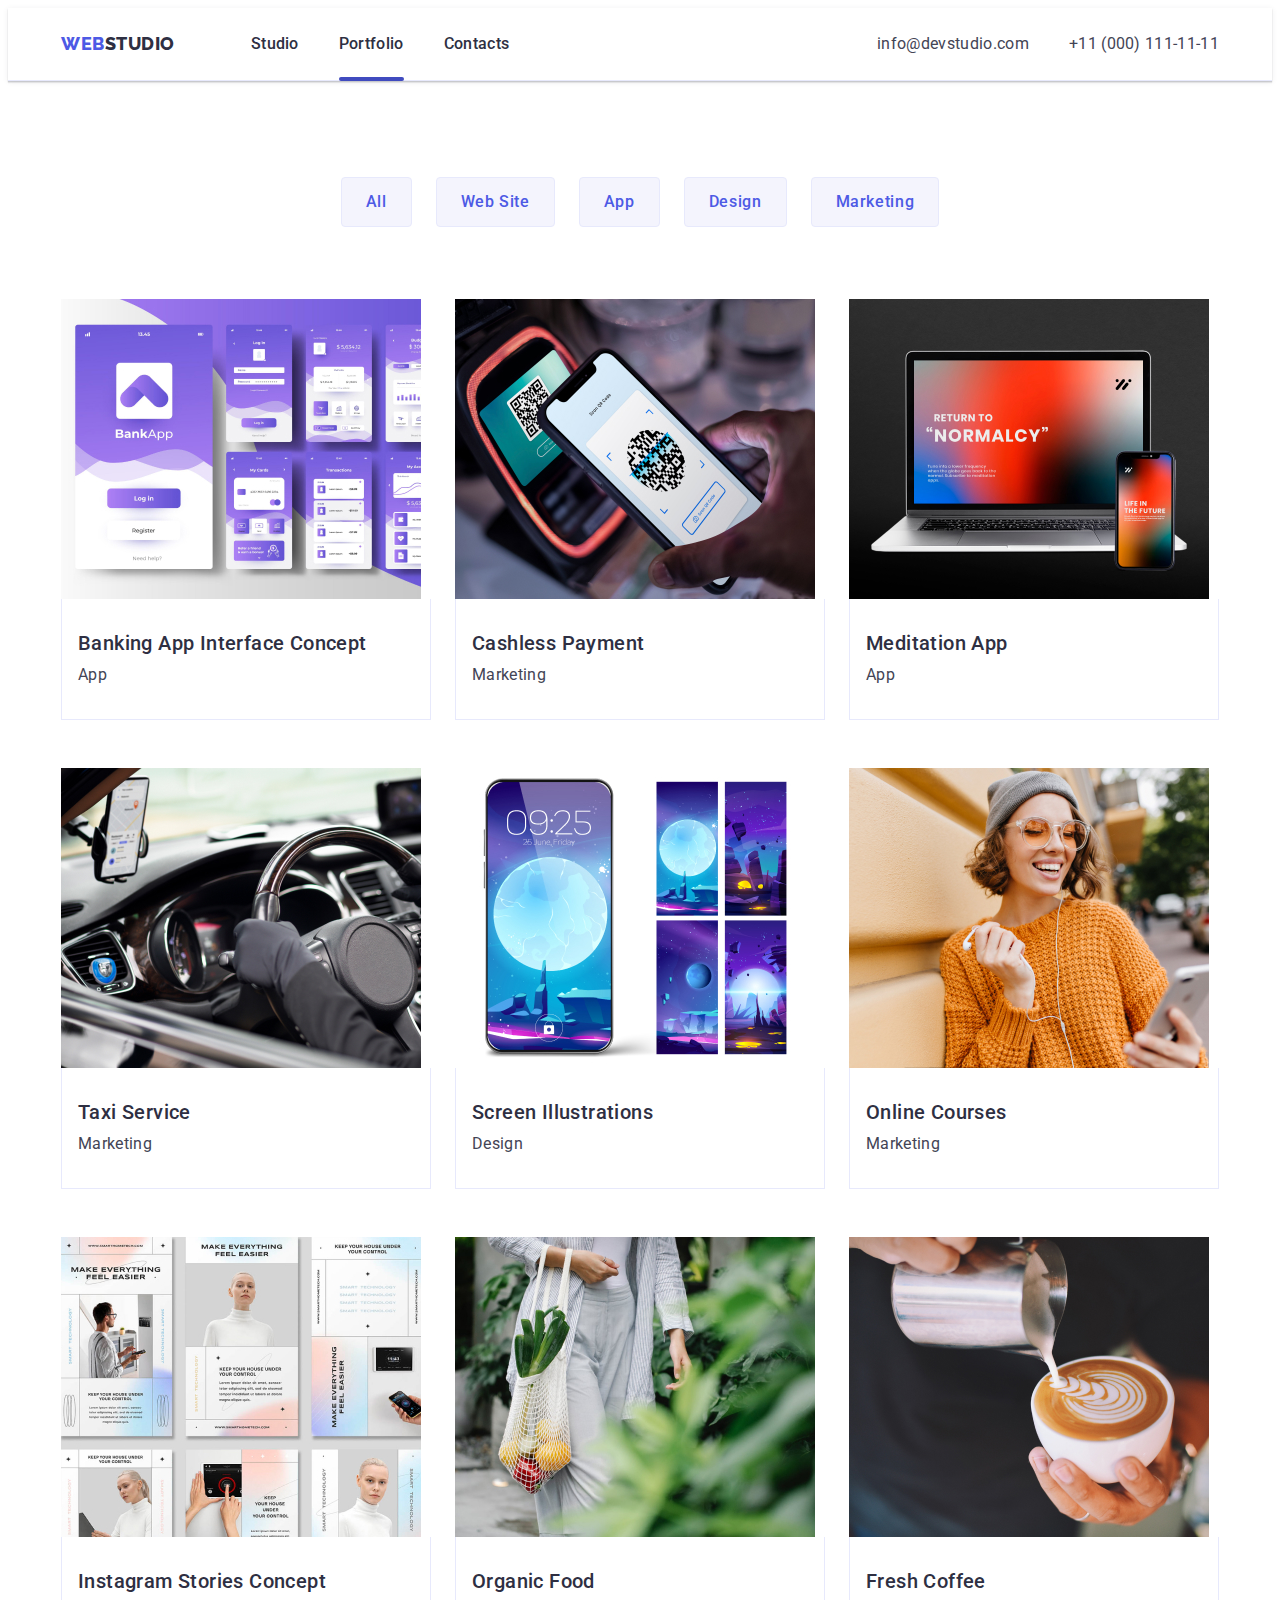
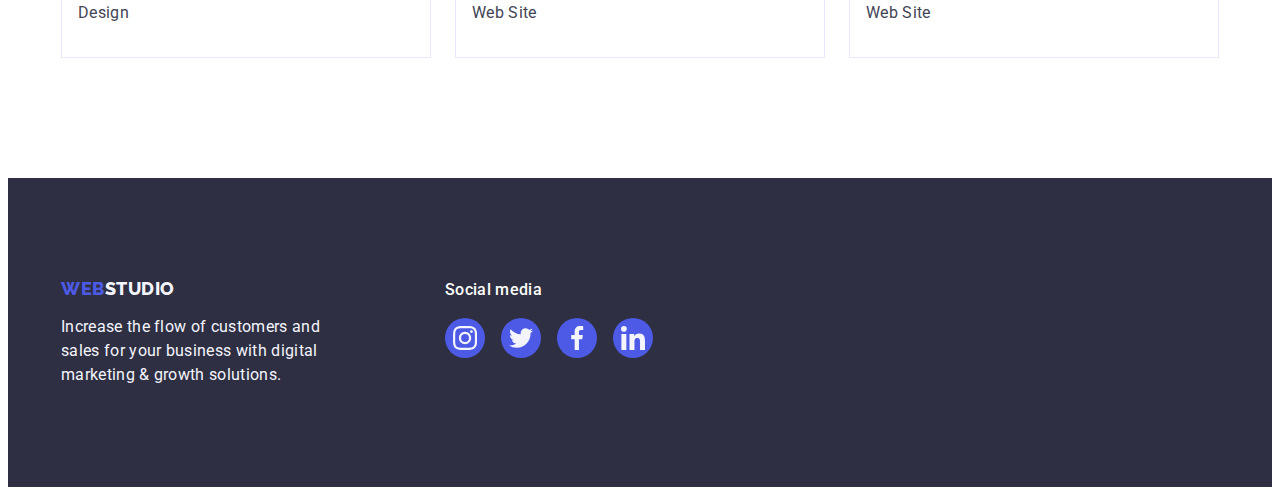
<file: portfolio.html>
<!DOCTYPE html>
<html lang="en">
  <head>
    <meta charset="UTF-8" />
    <meta http-equiv="X-UA-Compatible" content="IE=edge" />
    <meta name="viewport" content="width=device-width, initial-scale=1.0" />

    <link rel="preconnect" href="https://fonts.googleapis.com" />
    <link rel="preconnect" href="https://fonts.gstatic.com" crossorigin />
    <link
      href="https://fonts.googleapis.com/css2?family=Raleway:wght@800&family=Roboto:wght@400;500;700&display=swap"
      rel="stylesheet"
    />

    <link
      rel="stylesheet"
      href="https://cdnjs.cloudflare.com/ajax/libs/modern-normalize/1.1.0/modern-normalize.min.css"
      integrity="sha512-wpPYUAdjBVSE4KJnH1VR1HeZfpl1ub8YT/NKx4PuQ5NmX2tKuGu6U/JRp5y+Y8XG2tV+wKQpNHVUX03MfMFn9Q=="
      crossorigin="anonymous"
      referrerpolicy="no-referrer"
    />

    <title>Document</title>
    <link rel="stylesheet" href="./css/styles.css" />
  </head>

  <body>
    <!-- Heder -->

    <header class="header">
      <div class="nav-container container">
        <nav class="hader-nav nav-container">
          <a class="link-logo logo link" href="./index.html"
            >Web<span class="logo-text logo">Studio</span></a
          >
          <ul class="heder-list list">
            <li class="heder-item">
              <a class="heder-link link" href="./index.html">Studio</a>
            </li>
            <li class="heder-item">
              <a class="heder-link current link" href="./portfolio.html"
                >Portfolio</a
              >
            </li>
            <li class="heder-item">
              <a class="heder-link link" href="">Contacts</a>
            </li>
          </ul>
        </nav>
        <address class="address nav-container">
          <ul class="address-list list">
            <li class="address-item">
              <a class="address-contact link" href="mailto:info@devstudio.com"
                >info@devstudio.com</a
              >
            </li>
            <li class="address-item">
              <a class="address-contact link" href="tel:+110001111111"
                >+11 (000) 111-11-11</a
              >
            </li>
          </ul>
        </address>
      </div>
    </header>
    <main>
      <!-- Section 1 -->
      <section class="section-portfolio">
        <div class="container">
          <h2 hidden>Menu</h2>
          <ul class="portfolio-list list">
            <li class="portfolio-item">
              <button type="button" class="btn-port">All</button>
            </li>

            <li class="portfolio-item">
              <button type="button" class="btn-port">Web Site</button>
            </li>
            <li class="portfolio-item">
              <button type="button" class="btn-port">App</button>
            </li>
            <li class="portfolio-item">
              <button type="button" class="btn-port">Design</button>
            </li>
            <li class="portfolio-item">
              <button type="button" class="btn-port">Marketing</button>
            </li>
          </ul>

          <!-- Link cards -->
          <ul class="menu-list list">
            <li class="menu-item">
              <a class="project-card-link link" href="">
                <div class="team-box">
                  <img
                    src="./images/Project/img1.jpg"
                    alt="image"
                    width="360"
                    height="300"
                  />
                  <p class="team-label">
                    14 Stylish and User-Friendly App Design Concepts · Task
                    Manager App · Calorie Tracker App · Exotic Fruit Ecommerce
                    App · Cloud Storage App
                  </p>
                </div>
                <div class="menu-name">
                  <h2 class="menu-title">Banking App Interface Concept</h2>
                  <p class="menu-text">App</p>
                </div>
              </a>
            </li>
            <li class="menu-item">
              <a class="project-card-link link" href="">
                <div class="team-box">
                  <img
                    src="./images/Project/img2.jpg"
                    alt="image"
                    width="360"
                    height="300"
                  />
                  <p class="team-label">
                    14 Stylish and User-Friendly App Design Concepts · Task
                    Manager App · Calorie Tracker App · Exotic Fruit Ecommerce
                    App · Cloud Storage App
                  </p>
                </div>
                <div class="menu-name">
                  <h2 class="menu-title">Cashless Payment</h2>
                  <p class="menu-text">Marketing</p>
                </div>
              </a>
            </li>
            <li class="menu-item">
              <a class="project-card-link link" href="">
                <div class="team-box">
                  <img
                    src="./images/Project/img3.jpg"
                    alt="image"
                    width="360"
                    height="300"
                  />
                  <p class="team-label">
                    14 Stylish and User-Friendly App Design Concepts · Task
                    Manager App · Calorie Tracker App · Exotic Fruit Ecommerce
                    App · Cloud Storage App
                  </p>
                </div>
                <div class="menu-name">
                  <h2 class="menu-title">Meditation App</h2>
                  <p class="menu-text">App</p>
                </div>
              </a>
            </li>
            <li class="menu-item">
              <a class="project-card-link link" href="">
                <div class="team-box">
                  <img
                    src="./images/Project/img4.jpg"
                    alt="image"
                    width="360"
                    height="300"
                  />
                  <p class="team-label">
                    14 Stylish and User-Friendly App Design Concepts · Task
                    Manager App · Calorie Tracker App · Exotic Fruit Ecommerce
                    App · Cloud Storage App
                  </p>
                </div>
                <div class="menu-name">
                  <h2 class="menu-title">Taxi Service</h2>
                  <p class="menu-text">Marketing</p>
                </div>
              </a>
            </li>
            <li class="menu-item">
              <a class="project-card-link link" href="">
                <div class="team-box">
                  <img
                    src="./images/Project/img5.jpg"
                    alt="image"
                    width="360"
                    height="300"
                  />
                  <p class="team-label">
                    14 Stylish and User-Friendly App Design Concepts · Task
                    Manager App · Calorie Tracker App · Exotic Fruit Ecommerce
                    App · Cloud Storage App
                  </p>
                </div>
                <div class="menu-name">
                  <h2 class="menu-title">Screen Illustrations</h2>
                  <p class="menu-text">Design</p>
                </div>
              </a>
            </li>
            <li class="menu-item">
              <a class="project-card-link link" href="">
                <div class="team-box">
                  <div class="team-box">
                    <img
                      src="./images/Project/img6.jpg"
                      alt="image"
                      width="360"
                      height="300"
                    />
                    <p class="team-label">
                      14 Stylish and User-Friendly App Design Concepts · Task
                      Manager App · Calorie Tracker App · Exotic Fruit Ecommerce
                      App · Cloud Storage App
                    </p>
                  </div>
                </div>
                <div class="menu-name">
                  <h2 class="menu-title">Online Courses</h2>
                  <p class="menu-text">Marketing</p>
                </div>
              </a>
            </li>
            <li class="menu-item">
              <a class="project-card-link link" href="">
                <div class="team-box">
                  <img
                    src="./images/Project/img7.jpg"
                    alt="image"
                    width="360"
                    height="300"
                  />
                  <p class="team-label">
                    14 Stylish and User-Friendly App Design Concepts · Task
                    Manager App · Calorie Tracker App · Exotic Fruit Ecommerce
                    App · Cloud Storage App
                  </p>
                </div>
                <div class="menu-name">
                  <h2 class="menu-title">Instagram Stories Concept</h2>
                  <p class="menu-text">Design</p>
                </div>
              </a>
            </li>
            <li class="menu-item">
              <a class="project-card-link link" href="">
                <div class="team-box">
                  <img
                    src="./images/Project/img8.jpg"
                    alt="image"
                    width="360"
                    height="300"
                  />
                  <p class="team-label">
                    14 Stylish and User-Friendly App Design Concepts · Task
                    Manager App · Calorie Tracker App · Exotic Fruit Ecommerce
                    App · Cloud Storage App
                  </p>
                </div>
                <div class="menu-name">
                  <h2 class="menu-title">Organic Food</h2>
                  <p class="menu-text">Web Site</p>
                </div>
              </a>
            </li>
            <li class="menu-item">
              <a class="project-card-link link" href="">
                <div class="team-box">
                  <img
                    src="./images/Project/img9.jpg"
                    alt="image"
                    width="360"
                    height="300"
                  />
                  <p class="team-label">
                    14 Stylish and User-Friendly App Design Concepts · Task
                    Manager App · Calorie Tracker App · Exotic Fruit Ecommerce
                    App · Cloud Storage App
                  </p>
                </div>
                <div class="menu-name">
                  <h2 class="menu-title">Fresh Coffee</h2>
                  <p class="menu-text">Web Site</p>
                </div>
              </a>
            </li>
          </ul>
        </div>
      </section>
    </main>

    <!-- Footer -->
    <footer class="footer-logo">
      <div class="footcont container">
        <div class="footer-container">
          <a class="link-logo flogo link" href="./index.html"
            >Web<span class="logo-footer">Studio</span></a
          >
          <p class="footer-text">
            Increase the flow of customers and sales for your business with
            digital marketing & growth solutions.
          </p>
        </div>

        <div class="social-container">
          <p class="social-text">Social media</p>
          <ul class="icon-list-footer list">
            <li class="icon-media-footer">
              <a
                class="social-link-footer link"
                href="https://instagram.com"
                target="_blank"
                rel="noopener noreferrer"
                aria-label="Instagram icon"
              >
                <svg class="icon-social" width="24" height="24">
                  <use href="./images/icon.svg#icon-instagram"></use>
                </svg>
              </a>
            </li>
            <li class="icon-media-footer">
              <a
                class="social-link-footer link"
                href="https://Twitter.com"
                target="_blank"
                rel="noopener noreferrer"
                aria-label="Twitter icon"
              >
                <svg class="icon-social" width="24" height="24">
                  <use href="./images/icon.svg#icon-twitter"></use>
                </svg>
              </a>
            </li>
            <li class="icon-media-footer">
              <a
                class="social-link-footer link"
                href="https://Facebook.com"
                target="_blank"
                rel="noopener noreferrer"
                aria-label="Facebook icon"
              >
                <svg class="icon-social" width="24" height="24">
                  <use href="./images/icon.svg#icon-facebook"></use>
                </svg>
              </a>
            </li>
            <li class="icon-media-footer">
              <a
                class="social-link-footer link"
                href="https://Linkedin.com"
                target="_blank"
                rel="noopener noreferrer"
                aria-label="Linkedin icon"
              >
                <svg class="icon-social" width="24" height="24">
                  <use href="./images/icon.svg#icon-linkedin"></use>
                </svg>
              </a>
            </li>
          </ul>
        </div>
      </div>
    </footer>
  </body>
</html>
</file>
<file: css/styles.css>
:root {
  --color-iris: #4d5ae5;
  --color-ocean: #404bbf;
  --color-navy-blue: #2e2f42;
  --color-green: #31d0aa;
  --color-slate: #434455;
  --color-light-slate: #8e8f99;
  --color-cornflower: #e7e9fc;
  --color-cloud: #f4f4fd;
  --color-navy-blue-modal: #2e2f42;
  --color-grey: #2e2f42;
  --color-icon: #8e8f99;

  /* Header background, team card background */
  --color-white: #ffffff;
  --color-dairy: #fcfcfc;

  /* Font  */

  --primary-font: 'Roboto', sans-serif;
  --secondary-font: 'Raleway', sans-serif;

  /* Modal */
  --modal-ind: 10;
}

.link {
  text-decoration: none;
}

.list {
  padding: 0;
  margin: 0;
  list-style: none;
}

body {
  font-family: var(--primary-font);
  font-weight: 400;
  font-size: 16px;
  line-height: 1.5;
  letter-spacing: 0.02em;
  background-color: var(--color-white);
  color: var(--color-slate);
}

img {
  display: block;
}
p {
  margin: 0;
}

h1,
h2,
h3,
h4 {
  margin: 0;
}

.container {
  width: 1158px;
  margin-right: auto;
  margin-left: auto;
  padding-left: 15px;
  padding-right: 15px;
}

.nav-container {
  display: flex;
  align-items: center;
}

/**
  |============================
  | header
  |============================
*/
.header {
  background: var(--color-white);
  border-bottom: 1px solid var(--color-cornflower);
  box-shadow: 0px 2px 1px rgba(46, 47, 66, 0.08),
    0px 1px 1px rgba(46, 47, 66, 0.16), 0px 1px 6px rgba(46, 47, 66, 0.08);
}

.hader-nav {
  display: flex;
  align-items: center;
  margin-right: auto;
}

/**
  |============================
  | logo
  |============================
*/

.link-logo {
  display: flex;
  align-items: center;
  text-transform: uppercase;
  margin-right: 76px;

  font-family: var(--secondary-font);
  font-weight: 800;
  font-size: 18px;
  line-height: 1.17;
  letter-spacing: 0.03em;
  color: var(--color-iris);
}

.logo-text {
  display: flex;
  align-items: center;
  letter-spacing: 0.03em;
  text-transform: uppercase;

  font-family: var(--secondary-font);
  font-weight: 800;
  font-size: 18px;
  line-height: 1.17;
  color: var(--color-navy-blue);
}

.heder-list {
  display: flex;
  gap: 40px;
}

.heder-list .heder-item:last-child {
  margin-right: 0;
}

.heder-item {
  font-weight: 500;
  font-size: 16px;
  line-height: 1.5;
  letter-spacing: 0.02em;
  color: var(--color-navy-blue);
}

.heder-link {
  position: relative;

  display: block;
  padding: 24px 0;

  font-style: normal;
  font-weight: 500;
  font-size: 16px;
  line-height: 1.5;
  letter-spacing: 0.02em;
  color: var(--color-navy-blue);
}

.heder-link:hover,
.heder-link:focus {
  color: var(--color-ocean);
}

.heder-link::after {
  content: '';
  position: absolute;
  bottom: -1px;
  left: 0;

  display: block;
  width: 100%;
  height: 4px;
  border-radius: 4px;
}

.heder-link.current::after {
  background-color: var(--color-ocean);
}

/**
  |============================
  | address
  |============================
*/

.address {
  font-style: normal;
}

.address-list {
  display: flex;
  gap: 40px;
}

.address-item {
}

.address-contact {
  font-style: normal;

  color: var(--color-slate);
}

.address-contact:hover,
.address-contact:focus {
  color: var(--color-ocean);
}

.address-contact {
  color: var(--color-slate);
}

/**
  |============================
  | Hero
  |============================
*/

.hero {
  padding: 188px 0;
  margin-right: auto;
  margin-left: auto;
  background-image: linear-gradient(
      rgba(46, 47, 66, 0.7),
      rgba(46, 47, 66, 0.7)
    ),
    url(../images/Hero/bg-img.jpg);
  background-repeat: no-repeat;
  background-position: center;
  background-size: cover;
  max-width: 1440px;
  filter: drop-shadow(0px 4px 4px rgba(0, 0, 0, 0.25));
}

.hero-name {
  max-width: 496px;
  margin: 0 auto 48px;

  font-weight: 700;
  font-size: 56px;
  line-height: 1.07;
  text-align: center;
  letter-spacing: 0.02em;
  color: var(--color-white);
}

.order-button {
  display: block;
  min-width: 169px;
  height: 56px;
  border: none;
  box-shadow: 0px 4px 4px rgba(0, 0, 0, 0.15);
  border-radius: 4px;
  margin: 0 auto;
  cursor: pointer;

  font-family: var(--primary-font);
  font-weight: 500;
  font-size: 16px;
  line-height: 1.5;

  letter-spacing: 0.04em;
  color: var(--color-white);
  background: var(--color-iris);
}

.order-button:hover,
.order-button:focus {
  background: var(--color-ocean);
  box-shadow: 0px 4px 4px rgba(0, 0, 0, 0.15);
}

/**
  |============================
  | Section feature 2
  |============================
*/
.section-feature {
  padding-top: 120px;
  padding-bottom: 120px;
}

.section-feature-list {
  display: flex;
  gap: 24px;
}

.icon-feature {
  display: flex;
  align-items: center;
  justify-content: center;
  width: 264px;
  height: 112px;

  background: var(--color-cloud);
  border-radius: 4px;
  margin-bottom: 8px;
}
.icon-card {
  width: 64px;
  height: 64px;

  background-size: contain;
  background-repeat: no-repeat;
}

.feature-item {
  width: calc((100% - 72px) / 4);
}

.feature-title {
  margin-bottom: 8px;
  font-weight: 500;
  font-size: 20px;
  line-height: 1.2;
  letter-spacing: 0.02em;
  color: var(--color-navy-blue);
}

.feature-text {
  font-weight: 400;
  font-size: 16px;
  line-height: 1.5;
  letter-spacing: 0.02em;
}

/**
  |============================
  | Section Work 3
  |============================
*/

.section-work {
  padding-bottom: 120px;
}

.work-title {
  margin-bottom: 72px;

  font-weight: 700;
  font-size: 36px;
  line-height: 1.11;
  text-align: center;
  letter-spacing: 0.02em;
  text-transform: capitalize;
  color: var(--color-navy-blue);
}

.work-list {
  display: flex;
  gap: 24px;
}

.work-item {
  width: calc((100% - 48px) / 3);
}

/**
  |============================
  | Section team 4
  |============================
*/

.section-team {
  padding-top: 120px;
  padding-bottom: 120px;

  background: var(--color-cloud);
}

.team-title {
  margin-bottom: 72px;

  font-weight: 700;
  font-size: 36px;
  line-height: 1.11;
  text-align: center;
  letter-spacing: 0.02em;
  text-transform: capitalize;
  color: var(--color-navy-blue);
}

.team-list {
  display: flex;
  gap: 24px;
}

.list {
}

.team-item {
  width: calc((100% - 72px) / 4);
  box-shadow: 0px 1px 6px rgba(46, 47, 66, 0.08),
    0px 1px 1px rgba(46, 47, 66, 0.16), 0px 2px 1px rgba(46, 47, 66, 0.08);
  border-radius: 0px 0px 4px 4px;
  background-color: var(--color-white);
}

.name {
  padding-top: 32px;
  padding-bottom: 32px;

  border-radius: 0px 0px 4px 4px;
}

.team-subject {
  text-align: center;
  margin-bottom: 8px;

  font-weight: 500;
  font-size: 20px;
  line-height: 1.2;

  letter-spacing: 0.02em;
  color: var(--color-navy-blue);
}

.team-text {
  text-align: center;
  margin-bottom: 8px;

  font-weight: 400;
  font-size: 16px;
  line-height: 24px;
  letter-spacing: 0.02em;
}

.social-link {
  display: flex;
  justify-content: center;
  align-items: center;

  width: 100%;
  height: 100%;

  background: var(--color-iris);
  border-radius: 50%;
}

.social-link:hover,
.social-link:focus {
  background-color: var(--color-ocean);
}

.icon-list {
  display: flex;
  justify-content: center;
  align-items: center;
  gap: 24px;
}
.icon-social {
  fill: #f4f4fd;
}

.icon-media {
  width: 40px;
  height: 40px;
}

/**
  |============================
  | Section customers 5
  |============================
*/

.customers {
  padding-top: 120px;
  padding-bottom: 120px;
}

.customers-title {
  margin-bottom: 72px;

  font-weight: 700;
  font-size: 36px;
  line-height: 1.1;

  color: var(--color-navy-blue);

  text-align: center;
  letter-spacing: 0.02em;
  text-transform: capitalize;
}

.customers-list {
  display: flex;
  gap: 24px;
}

.icon-customers {
  width: calc((100% - 120px) / 6);
  height: 88px;
}
.customers-link.link {
  display: flex;
  justify-content: center;
  align-items: center;
  width: 100%;
  height: 100%;
  color: var(--color-icon);
  border: 1px solid var(--color-light-slate);
  border-radius: 4px;
}

.customers-link:hover,
.customers-link:focus {
  border-color: 1px solid var(--color-ocean);
  color: var(--color-ocean);
}
.icon-cust {
  fill: currentColor;
}

/**
  |============================
  | Footer 
  |============================
*/

.footer-container {
  padding-left: 0;

  font-weight: 500;
  font-size: 16px;
  line-height: 1.5;
  color: var(--color-white);
}

.footer-logo {
  padding: 100px 0;
  background-color: var(--color-navy-blue);
}

.flogo {
  display: inline-block;
  margin-bottom: 16px;
}

.logo-footer {
  color: var(--color-cloud);
}

.footer-text {
  max-width: 264px;
  font-weight: 400;
  font-size: 16px;
  line-height: 1.5;
  letter-spacing: 0.02em;
  color: var(--color-cloud);
}

.footer-social {
  font-weight: 500;
  font-size: 16px;
  line-height: 1.5;
  color: var(--color-white);
  letter-spacing: 0.02em;
}

.footcont {
  display: flex;
  align-items: baseline;

  gap: 120px;

  margin: 0 auto;
}

.social-text {
  font-weight: 500;
  font-size: 16px;
  line-height: 1.5;
  letter-spacing: 0.02em;
  color: var(--color-white);

  margin-bottom: 16px;
}

.icon-list-footer {
  display: flex;
  gap: 16px;
}

.icon-media-footer {
  width: 40px;
  height: 40px;
}

.social-link-footer {
  display: flex;
  justify-content: center;
  align-items: center;
  margin: 0 auto;

  width: 100%;
  height: 100%;

  background: var(--color-iris);
  border-radius: 50%;
}

.social-link-footer:hover,
.social-link-footer:focus {
  background: var(--color-green);
}

/**
  |============================
  | Modal styles
  |============================
*/
.backdrop {
  position: fixed;
  top: 0px;
  left: 0px;
  width: 1440px;
  height: 676px;

  /* z-index: var(--modal-ind); */

  background-color: rgba(255, 165, 0, 0.5);
  /* background-color: var(--color-navy-blue-modal); */
  border: 1px solid rgba(0, 0, 0, 0.1);
}
.modal {
  position: absolute;
  top: 50%;
  left: 50%;
  transform: translate(-50%, -50%);
  padding: 50px;

  min-width: 408px;
  min-height: 576px;

  background-color: var(--color-dairy);
  box-shadow: 0px 1px 1px rgba(0, 0, 0, 0.14), 0px 1px 3px rgba(0, 0, 0, 0.12),
    0px 2px 1px rgba(0, 0, 0, 0.2);
  border-radius: 4px;
}
.modal-btn {
  display: block;

  margin-left: auto;

  /* background-color: var(--color-cornflower); */

  cursor: pointer;
}
.modal-icon {
  /* fill: var(--color-navy-blue); */
  stroke: red;
}

/**
  |============================
  | Portfolio
  |============================
*/

.section-portfolio {
  padding: 96px 0 120px;
}

.portfolio-list {
  display: flex;
  flex-direction: row;
  justify-content: center;

  gap: 24px;
  margin-bottom: 72px;

  font-weight: 500;
  font-size: 16px;
  line-height: 1.5;
  letter-spacing: 0.04em;
}

.btn-port {
  display: flex;
  align-items: center;

  text-align: center;
  border-radius: 4px;
  padding: 12px 24px;
  min-width: 69px;
  border: 1px solid var(--color-cornflower);

  font-family: inherit;
  font-style: normal;
  font-weight: 500;
  font-size: 16px;
  line-height: 1.5;

  letter-spacing: 0.04em;
  color: var(--color-iris);
  background-color: var(--color-cloud);
  cursor: pointer;
}

.btn-port:hover,
.btn-port:focus {
  color: var(--color-white);
  background-color: var(--color-ocean);
  border: 1px solid transparent;
  box-shadow: 0px 3px 1px rgba(0, 0, 0, 0.1), 0px 2px 1px rgba(0, 0, 0, 0.08),
    0px 2px 2px rgba(0, 0, 0, 0.12);
}

/**
  |============================
  | Menu
  |============================
*/

.menu-list {
  display: flex;
  flex-direction: row;
  flex-wrap: wrap;
  column-gap: 24px;
  row-gap: 48px;
}

.menu-item {
  width: calc((100% - 48px) / 3);
}

.project-card-link {
  display: block;
}
.project-card-link:hover .team-label,
.project-card-link:focus .team-label {
  transform: translate(0, 0);
}

.project-card-link:hover,
.project-card-link:focus {
  box-shadow: 0px 1px 6px rgba(46, 47, 66, 0.08),
    0px 1px 1px rgba(46, 47, 66, 0.16), 0px 2px 1px rgba(46, 47, 66, 0.08);
}
.team-box {
  position: relative;
  overflow: hidden;
}

.team-label {
  position: absolute;
  bottom: 0;
  left: 0;

  transform: translate(0, 100%);

  width: 100%;
  padding-top: 40px;
  padding-right: 32px;
  padding-bottom: 164px;
  padding-left: 32px;

  font-weight: 400;
  font-size: 16px;
  line-height: 1.5;
  letter-spacing: 0.02em;

  color: var(--color-cloud);

  background-color: var(--color-iris);
}

.menu-name {
  padding: 32px 16px;
  border: 1px solid #e7e9fc;
  border-top: none;
}

.menu-title {
  margin-bottom: 8px;

  font-weight: 500;
  font-size: 20px;
  line-height: 1.2;
  letter-spacing: 0.02em;
  color: var(--color-navy-blue);
}

.menu-text {
  font-weight: 400;
  font-size: 16px;
  line-height: 1.5;
  letter-spacing: 0.02em;
  color: var(--color-slate);
}
</file>
